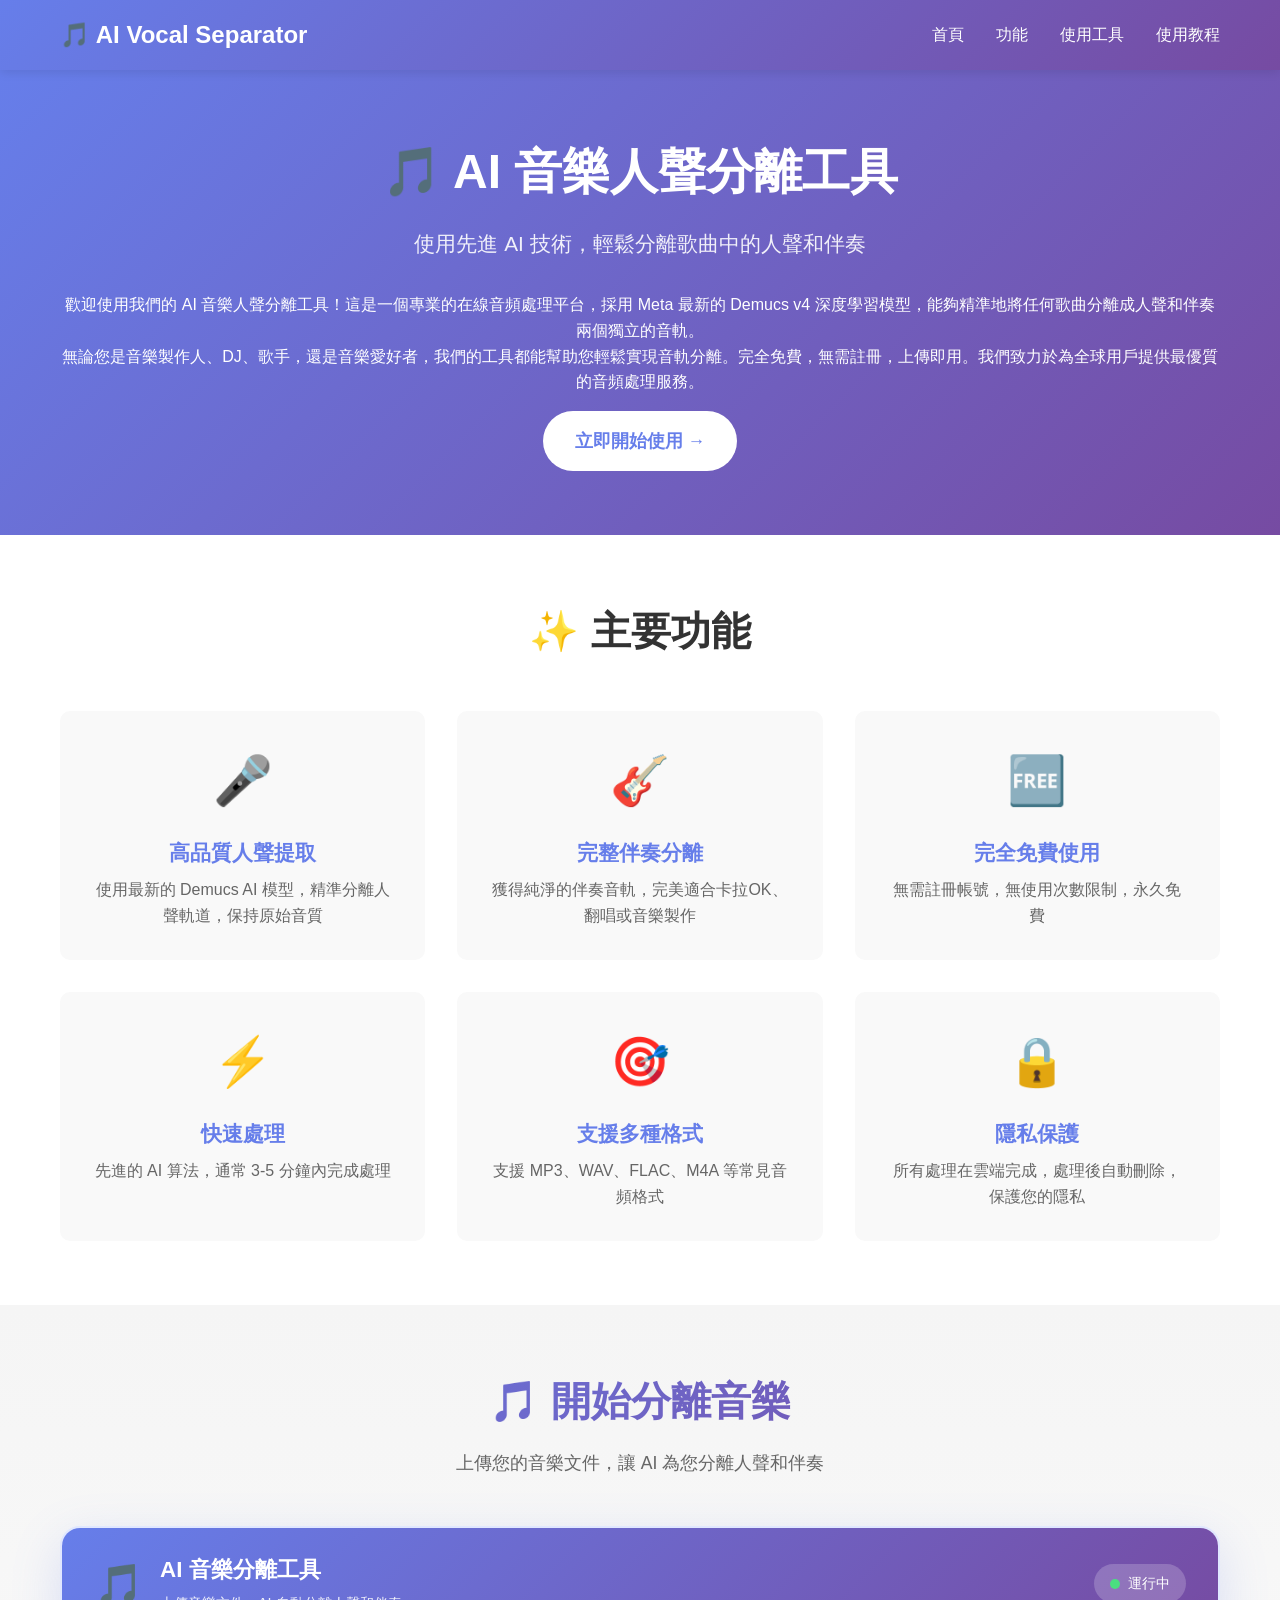
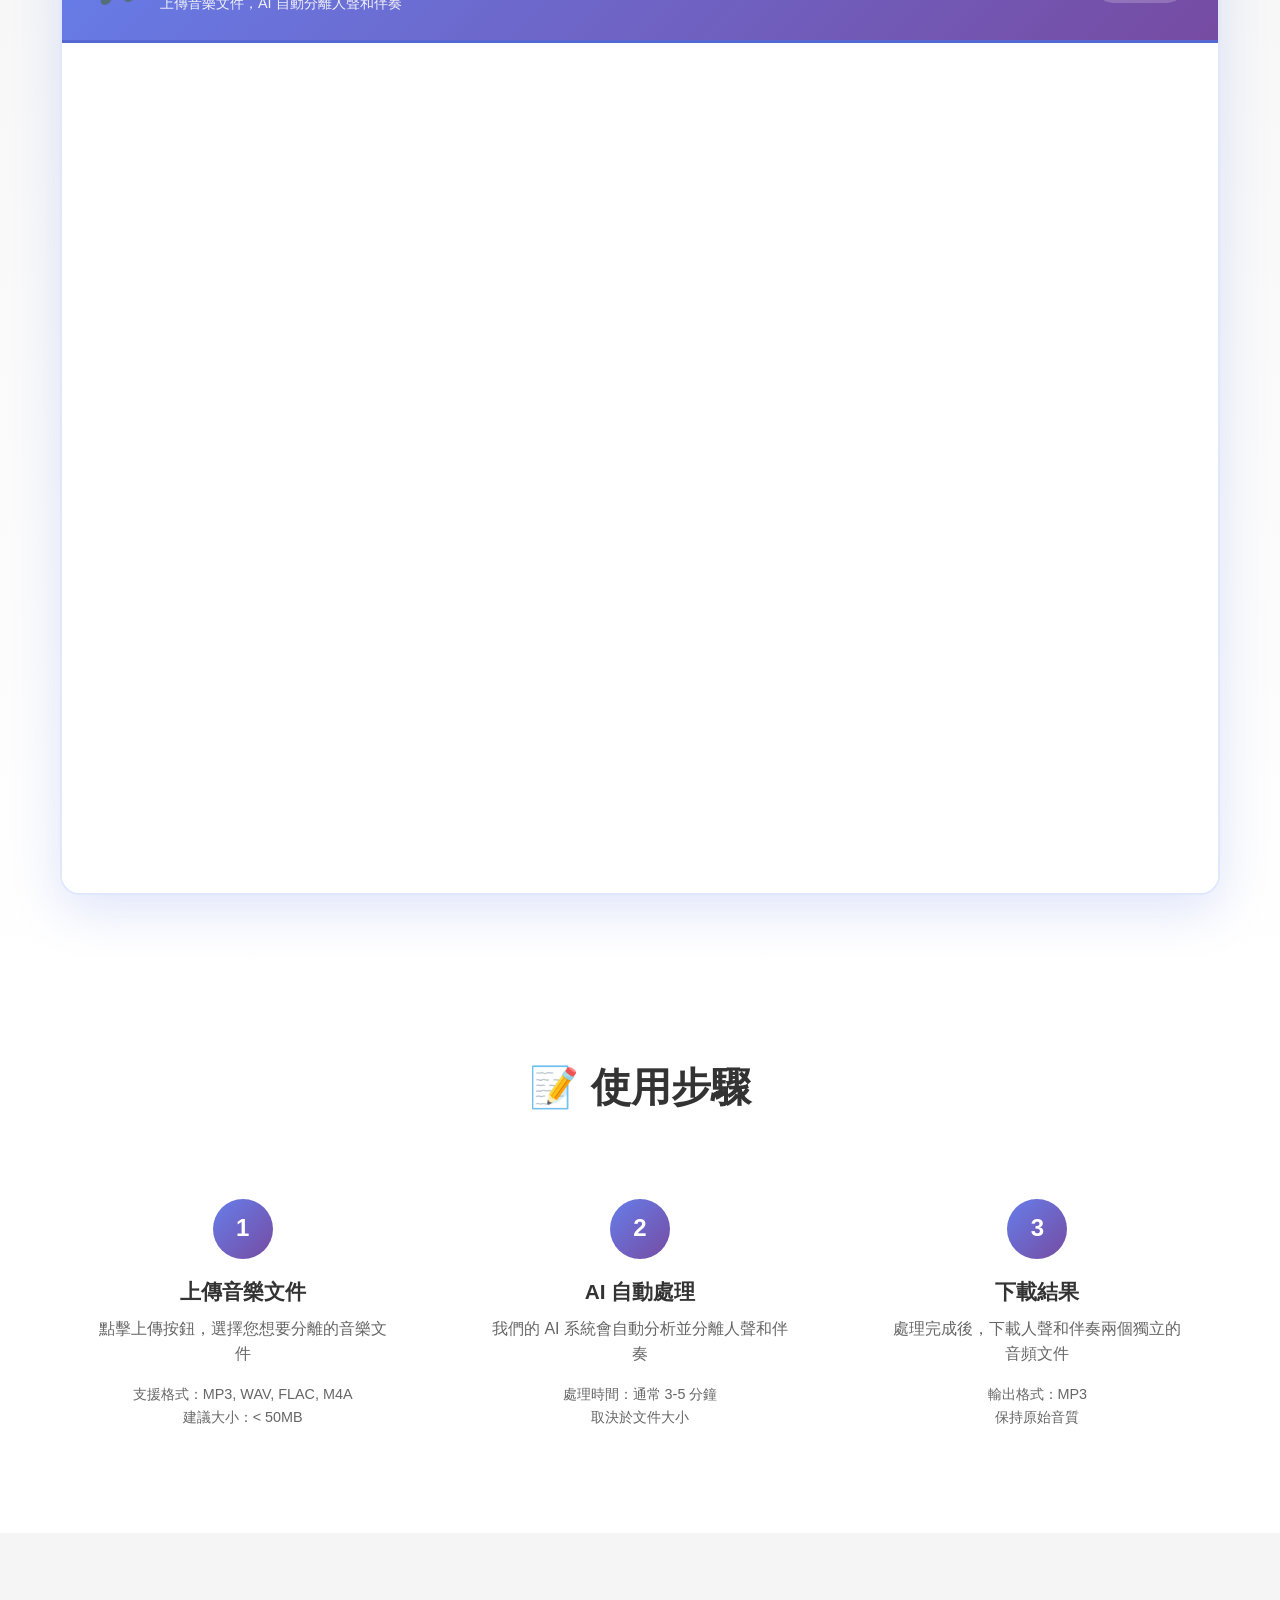
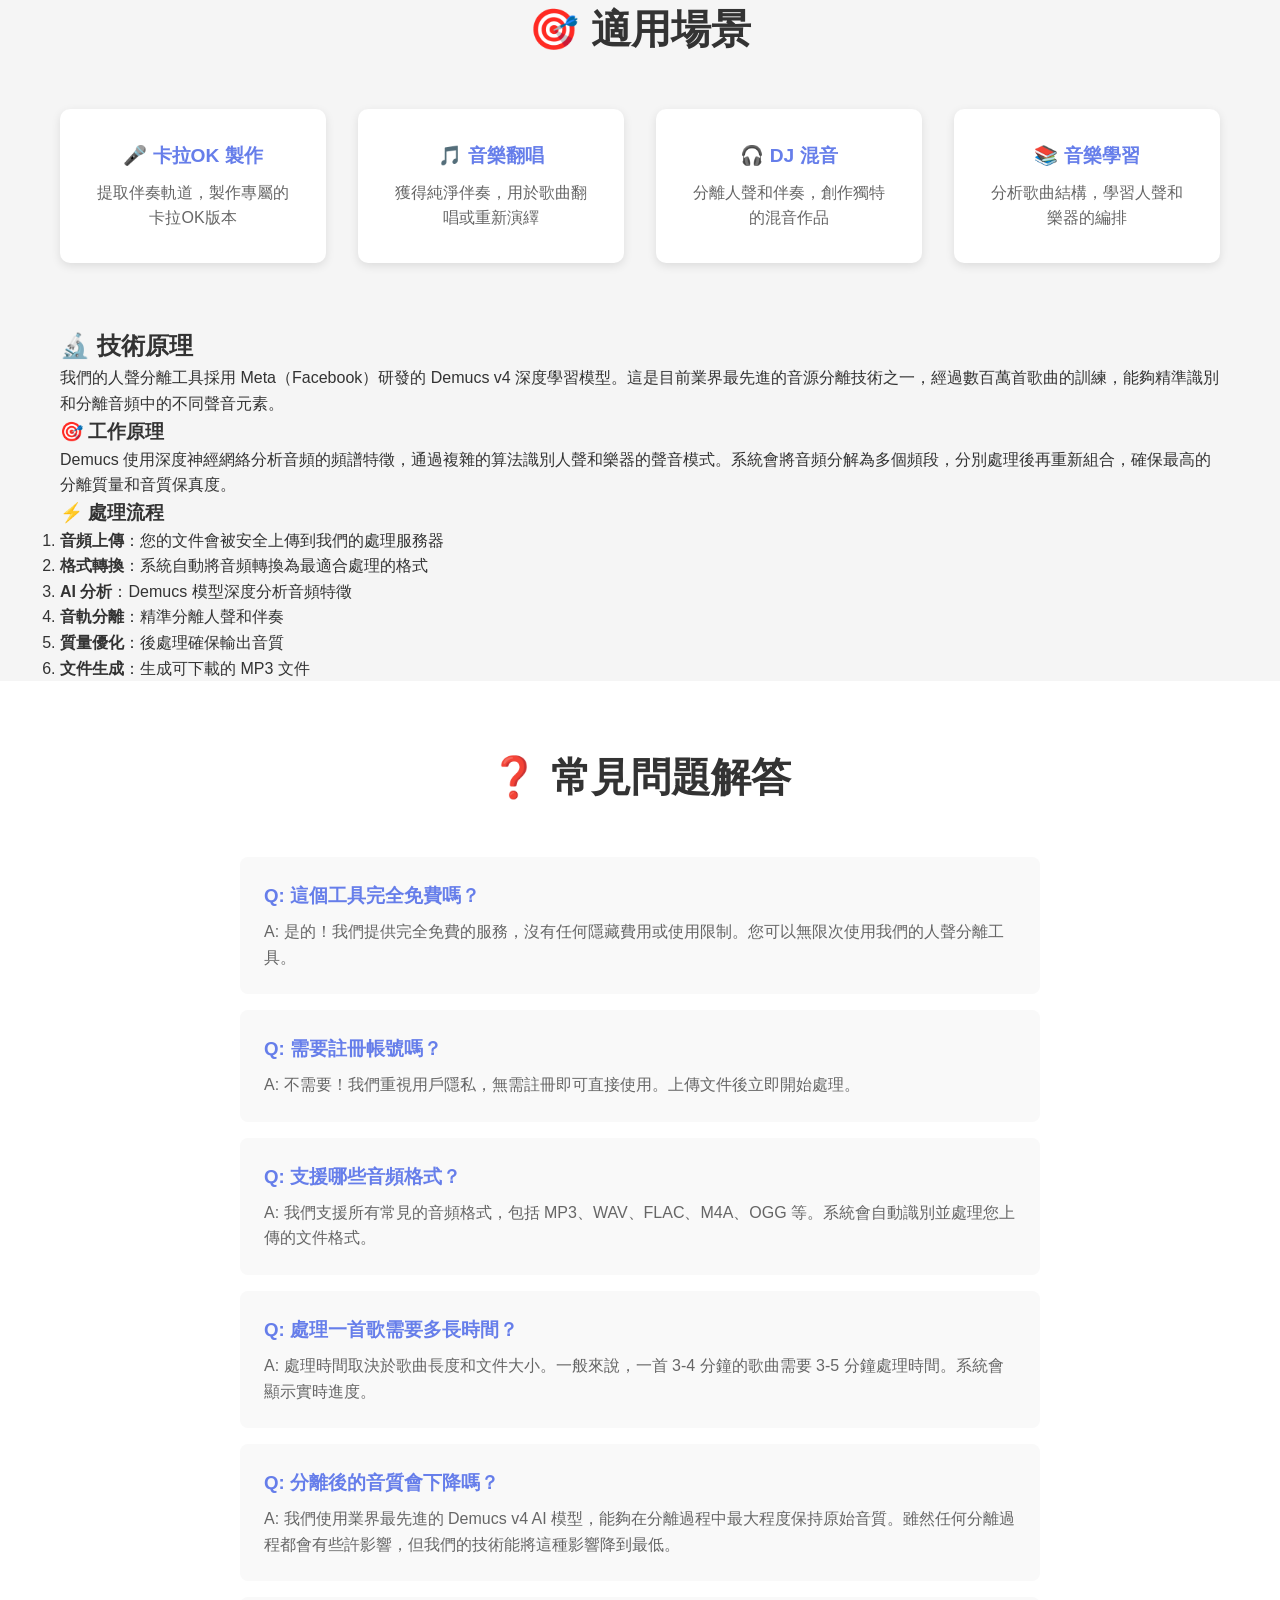
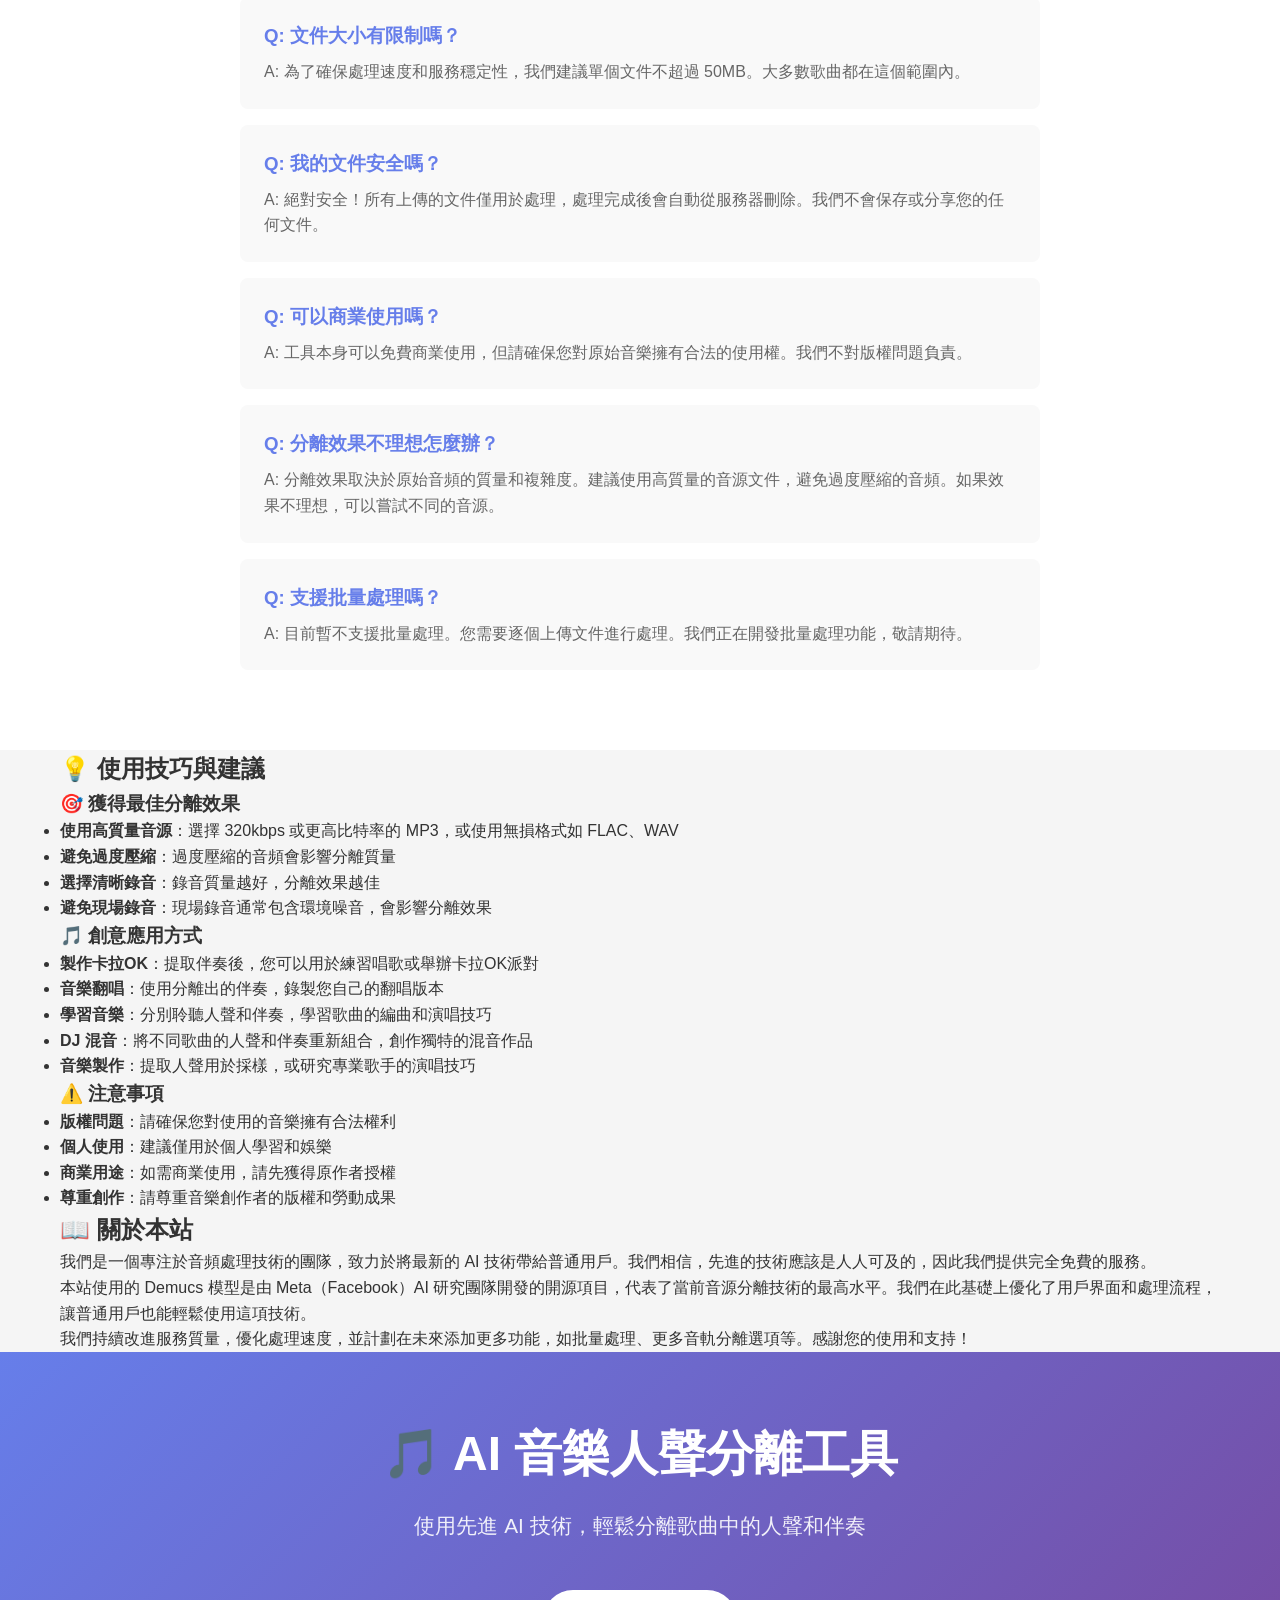
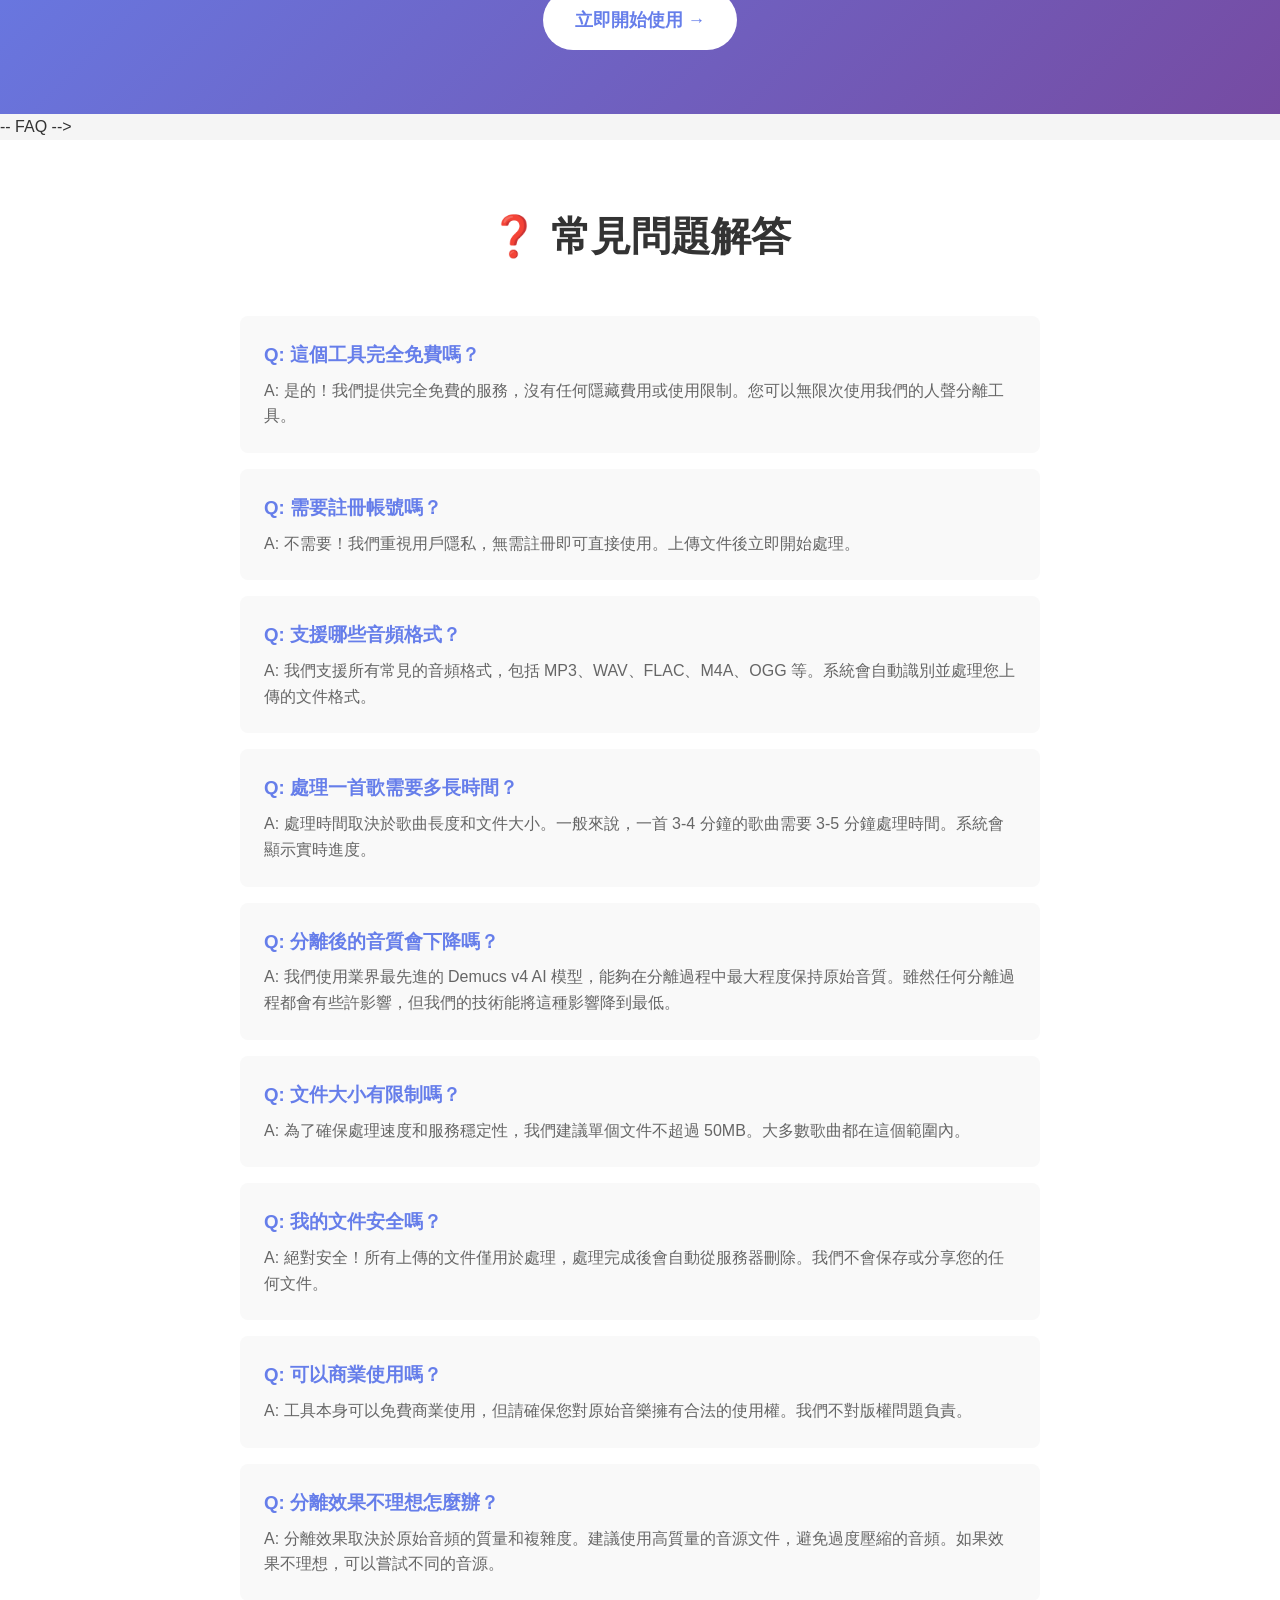
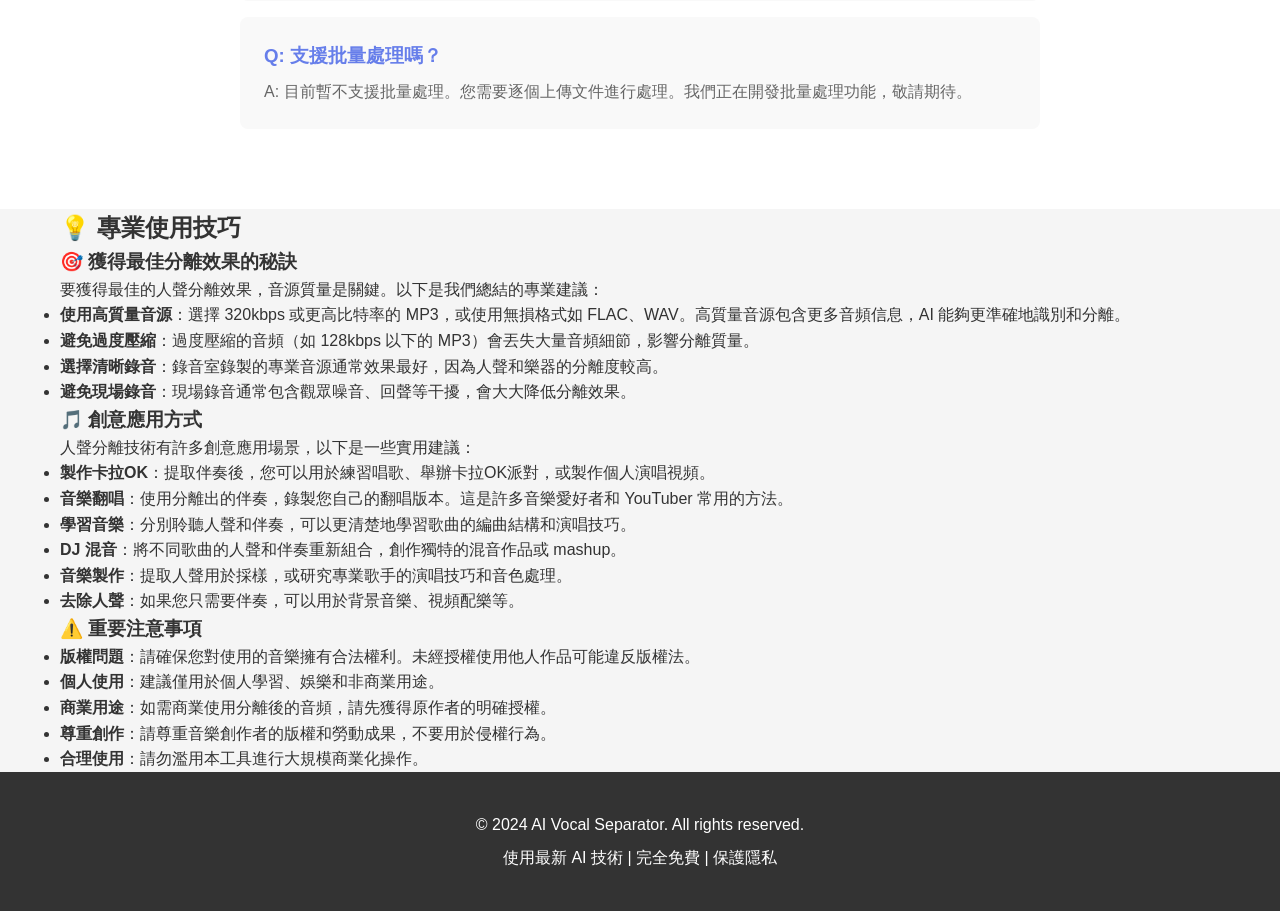
<file: index.html>
<!DOCTYPE html>
<html lang="zh-TW">
<head>
    <meta charset="UTF-8">
    <meta name="viewport" content="width=device-width, initial-scale=1.0">
    <meta name="description" content="使用先進 AI 技術免費分離歌曲中的人聲和伴奏。支援 MP3、WAV 等格式，高品質輸出。">
    <meta name="keywords" content="vocal separator, 人聲分離, AI 音樂, 伴奏提取, karaoke maker">
    <title>🎵 AI 音樂人聲分離工具 - 免費在線使用</title>
    
    <!-- Google AdSense 驗證代碼 -->
    <script async src="https://pagead2.googlesyndication.com/pagead/js/adsbygoogle.js?client=ca-pub-2844313416500915"
     crossorigin="anonymous"></script>
    
    <!-- Monetag 廣告代碼 -->
    <script src="https://fpyf8.com/88/tag.min.js" data-zone="187752" async data-cfasync="false"></script>
    
    <link rel="stylesheet" href="styles.css">
</head>
<body>
    <!-- 頂部導航 -->
    <nav class="navbar">
        <div class="container">
            <div class="logo">🎵 AI Vocal Separator</div>
            <div class="nav-links">
                <a href="#home">首頁</a>
                <a href="#features">功能</a>
                <a href="#tool">使用工具</a>
                <a href="#how-to">使用教程</a>
            </div>
        </div>
    </nav>

    <!-- 主要內容 -->
    <main>
        <!-- 首頁區塊 -->
        <section id="home" class="hero">
            <div class="container">
                <h1>🎵 AI 音樂人聲分離工具</h1>
                <p class="subtitle">使用先進 AI 技術，輕鬆分離歌曲中的人聲和伴奏</p>
                
                <!-- 原創內容介紹 -->
                <div class="intro-content">
                    <p>歡迎使用我們的 AI 音樂人聲分離工具！這是一個專業的在線音頻處理平台，採用 Meta 最新的 Demucs v4 深度學習模型，能夠精準地將任何歌曲分離成人聲和伴奏兩個獨立的音軌。</p>
                    
                    <p>無論您是音樂製作人、DJ、歌手，還是音樂愛好者，我們的工具都能幫助您輕鬆實現音軌分離。完全免費，無需註冊，上傳即用。我們致力於為全球用戶提供最優質的音頻處理服務。</p>
                </div>
                
                <!-- AdSense 廣告位 1 - 審核通過後啟用 -->
                <!-- 
                <div class="ad-container">
                    <ins class="adsbygoogle"
                         style="display:block"
                         data-ad-client="ca-pub-2844313416500915"
                         data-ad-slot="YOUR_AD_SLOT_ID"
                         data-ad-format="auto"
                         data-full-width-responsive="true"></ins>
                    <script>
                         (adsbygoogle = window.adsbygoogle || []).push({});
                    </script>
                </div>
                -->
                
                <a href="#tool" class="cta-button">立即開始使用 →</a>
            </div>
        </section>

        <!-- 功能介紹 -->
        <section id="features" class="features">
            <div class="container">
                <h2>✨ 主要功能</h2>
                <div class="feature-grid">
                    <div class="feature-card">
                        <div class="feature-icon">🎤</div>
                        <h3>高品質人聲提取</h3>
                        <p>使用最新的 Demucs AI 模型，精準分離人聲軌道，保持原始音質</p>
                    </div>
                    
                    <div class="feature-card">
                        <div class="feature-icon">🎸</div>
                        <h3>完整伴奏分離</h3>
                        <p>獲得純淨的伴奏音軌，完美適合卡拉OK、翻唱或音樂製作</p>
                    </div>
                    
                    <div class="feature-card">
                        <div class="feature-icon">🆓</div>
                        <h3>完全免費使用</h3>
                        <p>無需註冊帳號，無使用次數限制，永久免費</p>
                    </div>
                    
                    <div class="feature-card">
                        <div class="feature-icon">⚡</div>
                        <h3>快速處理</h3>
                        <p>先進的 AI 算法，通常 3-5 分鐘內完成處理</p>
                    </div>
                    
                    <div class="feature-card">
                        <div class="feature-icon">🎯</div>
                        <h3>支援多種格式</h3>
                        <p>支援 MP3、WAV、FLAC、M4A 等常見音頻格式</p>
                    </div>
                    
                    <div class="feature-card">
                        <div class="feature-icon">🔒</div>
                        <h3>隱私保護</h3>
                        <p>所有處理在雲端完成，處理後自動刪除，保護您的隱私</p>
                    </div>
                </div>
            </div>
        </section>

        <!-- 工具區塊 -->
        <section id="tool" class="tool-section">
            <div class="container">
                <h2>🎵 開始分離音樂</h2>
                <p class="section-subtitle">上傳您的音樂文件，讓 AI 為您分離人聲和伴奏</p>
                
                <!-- AdSense 廣告位 2 - 審核通過後啟用 -->
                <!-- 
                <div class="ad-container">
                    <ins class="adsbygoogle"
                         style="display:block"
                         data-ad-client="ca-pub-2844313416500915"
                         data-ad-slot="YOUR_AD_SLOT_ID"
                         data-ad-format="auto"
                         data-full-width-responsive="true"></ins>
                    <script>
                         (adsbygoogle = window.adsbygoogle || []).push({});
                    </script>
                </div>
                -->
                
                <!-- 嵌入 HF Space -->
                <div class="tool-wrapper">
                    <div class="tool-header">
                        <div class="tool-header-content">
                            <span class="tool-icon">🎵</span>
                            <div class="tool-header-text">
                                <h3>AI 音樂分離工具</h3>
                                <p>上傳音樂文件，AI 自動分離人聲和伴奏</p>
                            </div>
                        </div>
                        <div class="tool-status">
                            <span class="status-dot"></span>
                            <span>運行中</span>
                        </div>
                    </div>
                    <div class="tool-container">
                        <iframe 
                            src="https://winyoulife-vocal-separator.hf.space?__theme=light" 
                            frameborder="0"
                            width="100%"
                            height="850px"
                            allow="microphone; camera"
                            loading="lazy">
                        </iframe>
                    </div>
                </div>
                
                <!-- AdSense 廣告位 3 - 審核通過後啟用 -->
                <!-- 
                <div class="ad-container">
                    <ins class="adsbygoogle"
                         style="display:block"
                         data-ad-client="ca-pub-2844313416500915"
                         data-ad-slot="YOUR_AD_SLOT_ID"
                         data-ad-format="auto"
                         data-full-width-responsive="true"></ins>
                    <script>
                         (adsbygoogle = window.adsbygoogle || []).push({});
                    </script>
                </div>
                -->
            </div>
        </section>

        <!-- 使用教程 -->
        <section id="how-to" class="how-to">
            <div class="container">
                <h2>📝 使用步驟</h2>
                <div class="steps">
                    <div class="step">
                        <div class="step-number">1</div>
                        <h3>上傳音樂文件</h3>
                        <p>點擊上傳按鈕，選擇您想要分離的音樂文件</p>
                        <p class="step-detail">支援格式：MP3, WAV, FLAC, M4A<br>建議大小：< 50MB</p>
                    </div>
                    
                    <div class="step">
                        <div class="step-number">2</div>
                        <h3>AI 自動處理</h3>
                        <p>我們的 AI 系統會自動分析並分離人聲和伴奏</p>
                        <p class="step-detail">處理時間：通常 3-5 分鐘<br>取決於文件大小</p>
                    </div>
                    
                    <div class="step">
                        <div class="step-number">3</div>
                        <h3>下載結果</h3>
                        <p>處理完成後，下載人聲和伴奏兩個獨立的音頻文件</p>
                        <p class="step-detail">輸出格式：MP3<br>保持原始音質</p>
                    </div>
                </div>
            </div>
        </section>

        <!-- 使用場景 -->
        <section class="use-cases">
            <div class="container">
                <h2>🎯 適用場景</h2>
                <div class="use-case-grid">
                    <div class="use-case">
                        <h3>🎤 卡拉OK 製作</h3>
                        <p>提取伴奏軌道，製作專屬的卡拉OK版本</p>
                    </div>
                    <div class="use-case">
                        <h3>🎵 音樂翻唱</h3>
                        <p>獲得純淨伴奏，用於歌曲翻唱或重新演繹</p>
                    </div>
                    <div class="use-case">
                        <h3>🎧 DJ 混音</h3>
                        <p>分離人聲和伴奏，創作獨特的混音作品</p>
                    </div>
                    <div class="use-case">
                        <h3>📚 音樂學習</h3>
                        <p>分析歌曲結構，學習人聲和樂器的編排</p>
                    </div>
                </div>
            </div>
        </section>

        <!-- 技術說明 -->
        <section class="tech-info">
            <div class="container">
                <h2>🔬 技術原理</h2>
                <div class="tech-content">
                    <p>我們的人聲分離工具採用 Meta（Facebook）研發的 Demucs v4 深度學習模型。這是目前業界最先進的音源分離技術之一，經過數百萬首歌曲的訓練，能夠精準識別和分離音頻中的不同聲音元素。</p>
                    
                    <h3>🎯 工作原理</h3>
                    <p>Demucs 使用深度神經網絡分析音頻的頻譜特徵，通過複雜的算法識別人聲和樂器的聲音模式。系統會將音頻分解為多個頻段，分別處理後再重新組合，確保最高的分離質量和音質保真度。</p>
                    
                    <h3>⚡ 處理流程</h3>
                    <ol>
                        <li><strong>音頻上傳</strong>：您的文件會被安全上傳到我們的處理服務器</li>
                        <li><strong>格式轉換</strong>：系統自動將音頻轉換為最適合處理的格式</li>
                        <li><strong>AI 分析</strong>：Demucs 模型深度分析音頻特徵</li>
                        <li><strong>音軌分離</strong>：精準分離人聲和伴奏</li>
                        <li><strong>質量優化</strong>：後處理確保輸出音質</li>
                        <li><strong>文件生成</strong>：生成可下載的 MP3 文件</li>
                    </ol>
                </div>
            </div>
        </section>

        <!-- FAQ -->
        <section class="faq">
            <div class="container">
                <h2>❓ 常見問題解答</h2>
                <div class="faq-list">
                    <div class="faq-item">
                        <h3>Q: 這個工具完全免費嗎？</h3>
                        <p>A: 是的！我們提供完全免費的服務，沒有任何隱藏費用或使用限制。您可以無限次使用我們的人聲分離工具。</p>
                    </div>
                    <div class="faq-item">
                        <h3>Q: 需要註冊帳號嗎？</h3>
                        <p>A: 不需要！我們重視用戶隱私，無需註冊即可直接使用。上傳文件後立即開始處理。</p>
                    </div>
                    <div class="faq-item">
                        <h3>Q: 支援哪些音頻格式？</h3>
                        <p>A: 我們支援所有常見的音頻格式，包括 MP3、WAV、FLAC、M4A、OGG 等。系統會自動識別並處理您上傳的文件格式。</p>
                    </div>
                    <div class="faq-item">
                        <h3>Q: 處理一首歌需要多長時間？</h3>
                        <p>A: 處理時間取決於歌曲長度和文件大小。一般來說，一首 3-4 分鐘的歌曲需要 3-5 分鐘處理時間。系統會顯示實時進度。</p>
                    </div>
                    <div class="faq-item">
                        <h3>Q: 分離後的音質會下降嗎？</h3>
                        <p>A: 我們使用業界最先進的 Demucs v4 AI 模型，能夠在分離過程中最大程度保持原始音質。雖然任何分離過程都會有些許影響，但我們的技術能將這種影響降到最低。</p>
                    </div>
                    <div class="faq-item">
                        <h3>Q: 文件大小有限制嗎？</h3>
                        <p>A: 為了確保處理速度和服務穩定性，我們建議單個文件不超過 50MB。大多數歌曲都在這個範圍內。</p>
                    </div>
                    <div class="faq-item">
                        <h3>Q: 我的文件安全嗎？</h3>
                        <p>A: 絕對安全！所有上傳的文件僅用於處理，處理完成後會自動從服務器刪除。我們不會保存或分享您的任何文件。</p>
                    </div>
                    <div class="faq-item">
                        <h3>Q: 可以商業使用嗎？</h3>
                        <p>A: 工具本身可以免費商業使用，但請確保您對原始音樂擁有合法的使用權。我們不對版權問題負責。</p>
                    </div>
                    <div class="faq-item">
                        <h3>Q: 分離效果不理想怎麼辦？</h3>
                        <p>A: 分離效果取決於原始音頻的質量和複雜度。建議使用高質量的音源文件，避免過度壓縮的音頻。如果效果不理想，可以嘗試不同的音源。</p>
                    </div>
                    <div class="faq-item">
                        <h3>Q: 支援批量處理嗎？</h3>
                        <p>A: 目前暫不支援批量處理。您需要逐個上傳文件進行處理。我們正在開發批量處理功能，敬請期待。</p>
                    </div>
                </div>
            </div>
        </section>

        <!-- 使用技巧 -->
        <section class="tips">
            <div class="container">
                <h2>💡 使用技巧與建議</h2>
                <div class="tips-content">
                    <h3>🎯 獲得最佳分離效果</h3>
                    <ul>
                        <li><strong>使用高質量音源</strong>：選擇 320kbps 或更高比特率的 MP3，或使用無損格式如 FLAC、WAV</li>
                        <li><strong>避免過度壓縮</strong>：過度壓縮的音頻會影響分離質量</li>
                        <li><strong>選擇清晰錄音</strong>：錄音質量越好，分離效果越佳</li>
                        <li><strong>避免現場錄音</strong>：現場錄音通常包含環境噪音，會影響分離效果</li>
                    </ul>
                    
                    <h3>🎵 創意應用方式</h3>
                    <ul>
                        <li><strong>製作卡拉OK</strong>：提取伴奏後，您可以用於練習唱歌或舉辦卡拉OK派對</li>
                        <li><strong>音樂翻唱</strong>：使用分離出的伴奏，錄製您自己的翻唱版本</li>
                        <li><strong>學習音樂</strong>：分別聆聽人聲和伴奏，學習歌曲的編曲和演唱技巧</li>
                        <li><strong>DJ 混音</strong>：將不同歌曲的人聲和伴奏重新組合，創作獨特的混音作品</li>
                        <li><strong>音樂製作</strong>：提取人聲用於採樣，或研究專業歌手的演唱技巧</li>
                    </ul>
                    
                    <h3>⚠️ 注意事項</h3>
                    <ul>
                        <li><strong>版權問題</strong>：請確保您對使用的音樂擁有合法權利</li>
                        <li><strong>個人使用</strong>：建議僅用於個人學習和娛樂</li>
                        <li><strong>商業用途</strong>：如需商業使用，請先獲得原作者授權</li>
                        <li><strong>尊重創作</strong>：請尊重音樂創作者的版權和勞動成果</li>
                    </ul>
                </div>
            </div>
        </section>
        
        <!-- 關於我們 -->
        <section class="about">
            <div class="container">
                <h2>📖 關於本站</h2>
                <div class="about-content">
                    <p>我們是一個專注於音頻處理技術的團隊，致力於將最新的 AI 技術帶給普通用戶。我們相信，先進的技術應該是人人可及的，因此我們提供完全免費的服務。</p>
                    
                    <p>本站使用的 Demucs 模型是由 Meta（Facebook）AI 研究團隊開發的開源項目，代表了當前音源分離技術的最高水平。我們在此基礎上優化了用戶界面和處理流程，讓普通用戶也能輕鬆使用這項技術。</p>
                    
                    <p>我們持續改進服務質量，優化處理速度，並計劃在未來添加更多功能，如批量處理、更多音軌分離選項等。感謝您的使用和支持！</p>
                </div>
            </div>
        </section>
        
        <!-- 首頁區塊 -->
        <section id="home-intro" class="hero">
            <div class="container">
                <h1>🎵 AI 音樂人聲分離工具</h1>
                <p class="subtitle">使用先進 AI 技術，輕鬆分離歌曲中的人聲和伴奏</p>
                
                <!-- AdSense 廣告位 1 - 審核通過後啟用 -->
                <!-- 
                <div class="ad-container">
                    <ins class="adsbygoogle"
                         style="display:block"
                         data-ad-client="ca-pub-2844313416500915"
                         data-ad-slot="YOUR_AD_SLOT_ID"
                         data-ad-format="auto"
                         data-full-width-responsive="true"></ins>
                    <script>
                         (adsbygoogle = window.adsbygoogle || []).push({});
                    </script>
                </div>
                -->
                
                <a href="#tool" class="cta-button">立即開始使用 →</a>
            </div>
        </section>-- FAQ -->
        <section class="faq">
            <div class="container">
                <h2>❓ 常見問題解答</h2>
                <div class="faq-list">
                    <div class="faq-item">
                        <h3>Q: 這個工具完全免費嗎？</h3>
                        <p>A: 是的！我們提供完全免費的服務，沒有任何隱藏費用或使用限制。您可以無限次使用我們的人聲分離工具。</p>
                    </div>
                    <div class="faq-item">
                        <h3>Q: 需要註冊帳號嗎？</h3>
                        <p>A: 不需要！我們重視用戶隱私，無需註冊即可直接使用。上傳文件後立即開始處理。</p>
                    </div>
                    <div class="faq-item">
                        <h3>Q: 支援哪些音頻格式？</h3>
                        <p>A: 我們支援所有常見的音頻格式，包括 MP3、WAV、FLAC、M4A、OGG 等。系統會自動識別並處理您上傳的文件格式。</p>
                    </div>
                    <div class="faq-item">
                        <h3>Q: 處理一首歌需要多長時間？</h3>
                        <p>A: 處理時間取決於歌曲長度和文件大小。一般來說，一首 3-4 分鐘的歌曲需要 3-5 分鐘處理時間。系統會顯示實時進度。</p>
                    </div>
                    <div class="faq-item">
                        <h3>Q: 分離後的音質會下降嗎？</h3>
                        <p>A: 我們使用業界最先進的 Demucs v4 AI 模型，能夠在分離過程中最大程度保持原始音質。雖然任何分離過程都會有些許影響，但我們的技術能將這種影響降到最低。</p>
                    </div>
                    <div class="faq-item">
                        <h3>Q: 文件大小有限制嗎？</h3>
                        <p>A: 為了確保處理速度和服務穩定性，我們建議單個文件不超過 50MB。大多數歌曲都在這個範圍內。</p>
                    </div>
                    <div class="faq-item">
                        <h3>Q: 我的文件安全嗎？</h3>
                        <p>A: 絕對安全！所有上傳的文件僅用於處理，處理完成後會自動從服務器刪除。我們不會保存或分享您的任何文件。</p>
                    </div>
                    <div class="faq-item">
                        <h3>Q: 可以商業使用嗎？</h3>
                        <p>A: 工具本身可以免費商業使用，但請確保您對原始音樂擁有合法的使用權。我們不對版權問題負責。</p>
                    </div>
                    <div class="faq-item">
                        <h3>Q: 分離效果不理想怎麼辦？</h3>
                        <p>A: 分離效果取決於原始音頻的質量和複雜度。建議使用高質量的音源文件，避免過度壓縮的音頻。如果效果不理想，可以嘗試不同的音源。</p>
                    </div>
                    <div class="faq-item">
                        <h3>Q: 支援批量處理嗎？</h3>
                        <p>A: 目前暫不支援批量處理。您需要逐個上傳文件進行處理。我們正在開發批量處理功能，敬請期待。</p>
                    </div>
                </div>
            </div>
        </section>

        <!-- 使用技巧 -->
        <section class="tips">
            <div class="container">
                <h2>💡 專業使用技巧</h2>
                <div class="tips-content">
                    <h3>🎯 獲得最佳分離效果的秘訣</h3>
                    <p>要獲得最佳的人聲分離效果，音源質量是關鍵。以下是我們總結的專業建議：</p>
                    <ul>
                        <li><strong>使用高質量音源</strong>：選擇 320kbps 或更高比特率的 MP3，或使用無損格式如 FLAC、WAV。高質量音源包含更多音頻信息，AI 能夠更準確地識別和分離。</li>
                        <li><strong>避免過度壓縮</strong>：過度壓縮的音頻（如 128kbps 以下的 MP3）會丟失大量音頻細節，影響分離質量。</li>
                        <li><strong>選擇清晰錄音</strong>：錄音室錄製的專業音源通常效果最好，因為人聲和樂器的分離度較高。</li>
                        <li><strong>避免現場錄音</strong>：現場錄音通常包含觀眾噪音、回聲等干擾，會大大降低分離效果。</li>
                    </ul>
                    
                    <h3>🎵 創意應用方式</h3>
                    <p>人聲分離技術有許多創意應用場景，以下是一些實用建議：</p>
                    <ul>
                        <li><strong>製作卡拉OK</strong>：提取伴奏後，您可以用於練習唱歌、舉辦卡拉OK派對，或製作個人演唱視頻。</li>
                        <li><strong>音樂翻唱</strong>：使用分離出的伴奏，錄製您自己的翻唱版本。這是許多音樂愛好者和 YouTuber 常用的方法。</li>
                        <li><strong>學習音樂</strong>：分別聆聽人聲和伴奏，可以更清楚地學習歌曲的編曲結構和演唱技巧。</li>
                        <li><strong>DJ 混音</strong>：將不同歌曲的人聲和伴奏重新組合，創作獨特的混音作品或 mashup。</li>
                        <li><strong>音樂製作</strong>：提取人聲用於採樣，或研究專業歌手的演唱技巧和音色處理。</li>
                        <li><strong>去除人聲</strong>：如果您只需要伴奏，可以用於背景音樂、視頻配樂等。</li>
                    </ul>
                    
                    <h3>⚠️ 重要注意事項</h3>
                    <ul>
                        <li><strong>版權問題</strong>：請確保您對使用的音樂擁有合法權利。未經授權使用他人作品可能違反版權法。</li>
                        <li><strong>個人使用</strong>：建議僅用於個人學習、娛樂和非商業用途。</li>
                        <li><strong>商業用途</strong>：如需商業使用分離後的音頻，請先獲得原作者的明確授權。</li>
                        <li><strong>尊重創作</strong>：請尊重音樂創作者的版權和勞動成果，不要用於侵權行為。</li>
                        <li><strong>合理使用</strong>：請勿濫用本工具進行大規模商業化操作。</li>
                    </ul>
                </div>
            </div>
        </section>
    </main>

    <!-- 頁腳 -->
    <footer>
        <div class="container">
            <p>© 2024 AI Vocal Separator. All rights reserved.</p>
            <p>使用最新 AI 技術 | 完全免費 | 保護隱私</p>
        </div>
    </footer>

    <script src="script.js"></script>
</body>
</html>
</file>
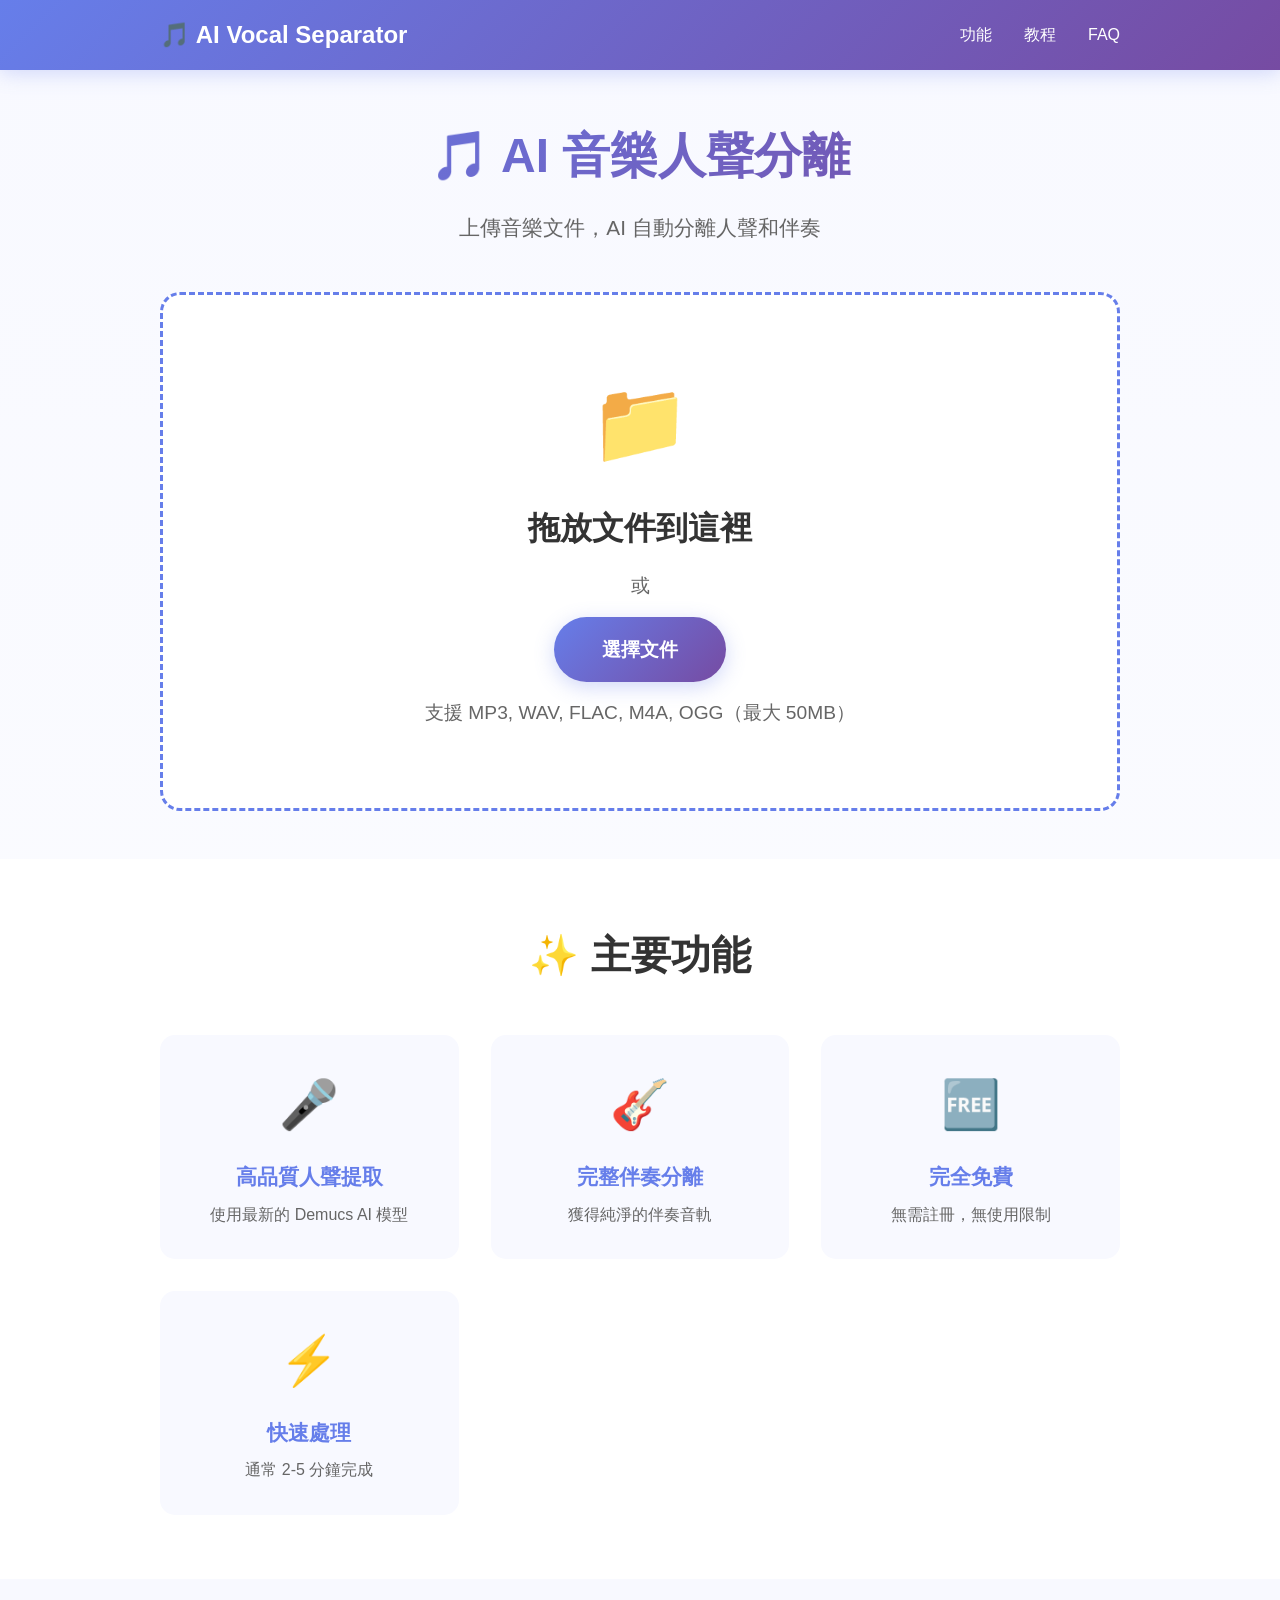
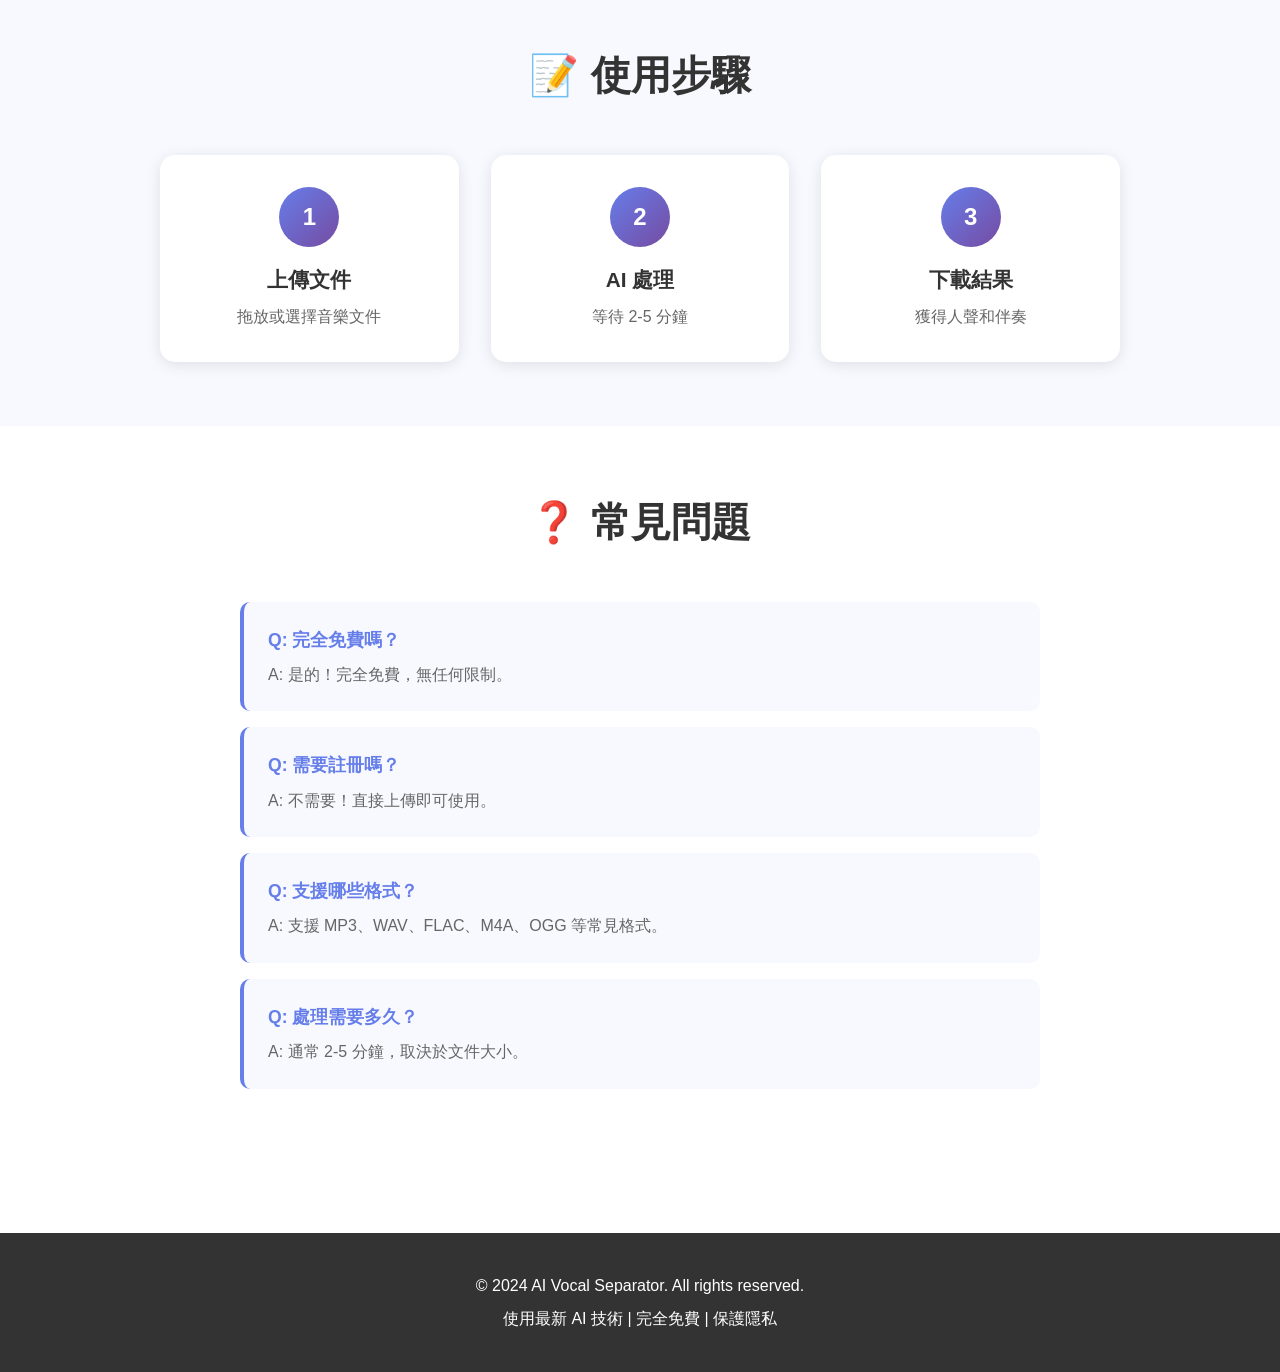
<file: index_new.html>
<!DOCTYPE html>
<html lang="zh-TW">
<head>
    <meta charset="UTF-8">
    <meta name="viewport" content="width=device-width, initial-scale=1.0">
    <meta name="description" content="使用先進 AI 技術免費分離歌曲中的人聲和伴奏。快速、簡單、高品質。">
    <meta name="keywords" content="vocal separator, 人聲分離, AI 音樂, 伴奏提取, karaoke maker">
    <title>🎵 AI 音樂人聲分離工具 - 免費在線使用</title>
    
    <!-- Monetag 廣告代碼 -->
    <script src="https://fpyf8.com/88/tag.min.js" data-zone="187752" async data-cfasync="false"></script>
    
    <!-- Google AdSense 驗證代碼 -->
    <script async src="https://pagead2.googlesyndication.com/pagead/js/adsbygoogle.js?client=ca-pub-2844313416500915"
     crossorigin="anonymous"></script>
    
    <link rel="stylesheet" href="styles_new.css">
</head>
<body>
    <!-- 簡化的導航欄 -->
    <nav class="navbar">
        <div class="container">
            <div class="logo">🎵 AI Vocal Separator</div>
            <div class="nav-links">
                <a href="#features">功能</a>
                <a href="#how-to">教程</a>
                <a href="#faq">FAQ</a>
            </div>
        </div>
    </nav>

    <!-- 主要內容區域 -->
    <main class="main-content">
        <div class="container">
            <!-- 標題區域 -->
            <div class="header-section">
                <h1>🎵 AI 音樂人聲分離</h1>
                <p class="subtitle">上傳音樂文件，AI 自動分離人聲和伴奏</p>
            </div>

            <!-- 錯誤提示 -->
            <div id="errorMessage" class="error-message" style="display: none;"></div>

            <!-- 上傳區域 -->
            <div id="dropZone" class="drop-zone">
                <div class="drop-zone-content">
                    <div class="upload-icon">📁</div>
                    <h2>拖放文件到這裡</h2>
                    <p>或</p>
                    <button id="uploadBtn" class="upload-button">選擇文件</button>
                    <input type="file" id="fileInput" accept="audio/*" style="display: none;">
                    <p class="file-types">支援 MP3, WAV, FLAC, M4A, OGG（最大 50MB）</p>
                </div>
            </div>

            <!-- 文件信息 -->
            <div id="fileInfo" class="file-info" style="display: none;">
                <div class="file-details">
                    <div class="file-icon">🎵</div>
                    <div class="file-text">
                        <h3 id="fileName">文件名稱</h3>
                        <p id="fileSize">文件大小</p>
                    </div>
                </div>
                <button id="processBtn" class="process-button" disabled>
                    開始分離
                </button>
            </div>

            <!-- 處理中 -->
            <div id="processingSection" class="processing-section" style="display: none;">
                <div class="processing-content">
                    <div class="spinner"></div>
                    <h2>AI 正在處理中...</h2>
                    <p>這可能需要 2-5 分鐘，請耐心等待</p>
                    <div class="progress-bar-container">
                        <div id="progressBar" class="progress-bar"></div>
                    </div>
                    <p id="progressText" class="progress-text">0%</p>
                </div>
            </div>

            <!-- 結果區域 -->
            <div id="resultsSection" class="results-section" style="display: none;">
                <h2>✅ 分離完成！</h2>
                
                <div class="results-grid">
                    <!-- 人聲 -->
                    <div class="result-card">
                        <div class="result-header">
                            <h3>🎤 人聲</h3>
                        </div>
                        <audio id="vocalsPlayer" controls class="audio-player"></audio>
                        <a id="vocalsDownload" href="#" download="vocals.mp3" class="download-button">
                            ⬇️ 下載人聲
                        </a>
                    </div>

                    <!-- 伴奏 -->
                    <div class="result-card">
                        <div class="result-header">
                            <h3>🎸 伴奏</h3>
                        </div>
                        <audio id="instrumentalPlayer" controls class="audio-player"></audio>
                        <a id="instrumentalDownload" href="#" download="instrumental.mp3" class="download-button">
                            ⬇️ 下載伴奏
                        </a>
                    </div>
                </div>

                <button id="resetBtn" class="reset-button">
                    🔄 處理新文件
                </button>
            </div>
        </div>
    </main>

    <!-- 功能介紹（摺疊） -->
    <section id="features" class="features-section">
        <div class="container">
            <h2>✨ 主要功能</h2>
            <div class="feature-grid">
                <div class="feature-card">
                    <div class="feature-icon">🎤</div>
                    <h3>高品質人聲提取</h3>
                    <p>使用最新的 Demucs AI 模型</p>
                </div>
                <div class="feature-card">
                    <div class="feature-icon">🎸</div>
                    <h3>完整伴奏分離</h3>
                    <p>獲得純淨的伴奏音軌</p>
                </div>
                <div class="feature-card">
                    <div class="feature-icon">🆓</div>
                    <h3>完全免費</h3>
                    <p>無需註冊，無使用限制</p>
                </div>
                <div class="feature-card">
                    <div class="feature-icon">⚡</div>
                    <h3>快速處理</h3>
                    <p>通常 2-5 分鐘完成</p>
                </div>
            </div>
        </div>
    </section>

    <!-- 使用步驟 -->
    <section id="how-to" class="how-to-section">
        <div class="container">
            <h2>📝 使用步驟</h2>
            <div class="steps-grid">
                <div class="step-card">
                    <div class="step-number">1</div>
                    <h3>上傳文件</h3>
                    <p>拖放或選擇音樂文件</p>
                </div>
                <div class="step-card">
                    <div class="step-number">2</div>
                    <h3>AI 處理</h3>
                    <p>等待 2-5 分鐘</p>
                </div>
                <div class="step-card">
                    <div class="step-number">3</div>
                    <h3>下載結果</h3>
                    <p>獲得人聲和伴奏</p>
                </div>
            </div>
        </div>
    </section>

    <!-- FAQ -->
    <section id="faq" class="faq-section">
        <div class="container">
            <h2>❓ 常見問題</h2>
            <div class="faq-list">
                <div class="faq-item">
                    <h3>Q: 完全免費嗎？</h3>
                    <p>A: 是的！完全免費，無任何限制。</p>
                </div>
                <div class="faq-item">
                    <h3>Q: 需要註冊嗎？</h3>
                    <p>A: 不需要！直接上傳即可使用。</p>
                </div>
                <div class="faq-item">
                    <h3>Q: 支援哪些格式？</h3>
                    <p>A: 支援 MP3、WAV、FLAC、M4A、OGG 等常見格式。</p>
                </div>
                <div class="faq-item">
                    <h3>Q: 處理需要多久？</h3>
                    <p>A: 通常 2-5 分鐘，取決於文件大小。</p>
                </div>
            </div>
        </div>
    </section>

    <!-- 頁腳 -->
    <footer class="footer">
        <div class="container">
            <p>© 2024 AI Vocal Separator. All rights reserved.</p>
            <p>使用最新 AI 技術 | 完全免費 | 保護隱私</p>
        </div>
    </footer>

    <script src="app.js"></script>
</body>
</html>
</file>
<file: styles.css>
/* 全局樣式 */
* {
    margin: 0;
    padding: 0;
    box-sizing: border-box;
}

body {
    font-family: -apple-system, BlinkMacSystemFont, 'Segoe UI', Roboto, 'Helvetica Neue', Arial, sans-serif;
    line-height: 1.6;
    color: #333;
    background-color: #f5f5f5;
}

.container {
    max-width: 1200px;
    margin: 0 auto;
    padding: 0 20px;
}

/* 導航欄 */
.navbar {
    background: linear-gradient(135deg, #667eea 0%, #764ba2 100%);
    color: white;
    padding: 1rem 0;
    position: sticky;
    top: 0;
    z-index: 1000;
    box-shadow: 0 2px 10px rgba(0,0,0,0.1);
}

.navbar .container {
    display: flex;
    justify-content: space-between;
    align-items: center;
}

.logo {
    font-size: 1.5rem;
    font-weight: bold;
}

.nav-links {
    display: flex;
    gap: 2rem;
}

.nav-links a {
    color: white;
    text-decoration: none;
    transition: opacity 0.3s;
}

.nav-links a:hover {
    opacity: 0.8;
}

/* 主頁區塊 */
.hero {
    background: linear-gradient(135deg, #667eea 0%, #764ba2 100%);
    color: white;
    padding: 4rem 0;
    text-align: center;
}

.hero h1 {
    font-size: 3rem;
    margin-bottom: 1rem;
}

.subtitle {
    font-size: 1.3rem;
    margin-bottom: 2rem;
    opacity: 0.9;
}

.cta-button {
    display: inline-block;
    background: white;
    color: #667eea;
    padding: 1rem 2rem;
    border-radius: 50px;
    text-decoration: none;
    font-weight: bold;
    font-size: 1.1rem;
    transition: transform 0.3s, box-shadow 0.3s;
    margin-top: 1rem;
}

.cta-button:hover {
    transform: translateY(-2px);
    box-shadow: 0 10px 20px rgba(0,0,0,0.2);
}

/* 廣告容器 */
.ad-container {
    margin: 2rem auto;
    max-width: 970px;
    min-height: 90px;
    display: flex;
    justify-content: center;
    align-items: center;
    background: #f9f9f9;
    border-radius: 8px;
    padding: 10px;
}

/* 功能區塊 */
.features {
    padding: 4rem 0;
    background: white;
}

.features h2 {
    text-align: center;
    font-size: 2.5rem;
    margin-bottom: 3rem;
    color: #333;
}

.feature-grid {
    display: grid;
    grid-template-columns: repeat(auto-fit, minmax(300px, 1fr));
    gap: 2rem;
}

.feature-card {
    background: #f9f9f9;
    padding: 2rem;
    border-radius: 10px;
    text-align: center;
    transition: transform 0.3s, box-shadow 0.3s;
}

.feature-card:hover {
    transform: translateY(-5px);
    box-shadow: 0 10px 30px rgba(0,0,0,0.1);
}

.feature-icon {
    font-size: 3rem;
    margin-bottom: 1rem;
}

.feature-card h3 {
    font-size: 1.3rem;
    margin-bottom: 0.5rem;
    color: #667eea;
}

.feature-card p {
    color: #666;
}

/* 工具區塊 */
.tool-section {
    padding: 4rem 0;
    background: linear-gradient(180deg, #f5f5f5 0%, #ffffff 100%);
}

.tool-section h2 {
    text-align: center;
    font-size: 2.5rem;
    margin-bottom: 1rem;
    color: #333;
    background: linear-gradient(135deg, #667eea 0%, #764ba2 100%);
    -webkit-background-clip: text;
    -webkit-text-fill-color: transparent;
    background-clip: text;
}

.section-subtitle {
    text-align: center;
    font-size: 1.1rem;
    color: #666;
    margin-bottom: 3rem;
}

/* 工具包裝器 */
.tool-wrapper {
    margin: 2rem 0;
    border-radius: 20px;
    overflow: hidden;
    box-shadow: 0 15px 50px rgba(102, 126, 234, 0.2);
    background: white;
    border: 2px solid #e0e7ff;
    transition: transform 0.3s, box-shadow 0.3s;
}

.tool-wrapper:hover {
    transform: translateY(-5px);
    box-shadow: 0 20px 60px rgba(102, 126, 234, 0.25);
}

/* 工具標題欄 */
.tool-header {
    background: linear-gradient(135deg, #667eea 0%, #764ba2 100%);
    padding: 1.5rem 2rem;
    display: flex;
    justify-content: space-between;
    align-items: center;
    border-bottom: 3px solid #5568d3;
}

.tool-header-content {
    display: flex;
    align-items: center;
    gap: 1rem;
}

.tool-icon {
    font-size: 2.5rem;
    animation: pulse 2s ease-in-out infinite;
}

@keyframes pulse {
    0%, 100% {
        transform: scale(1);
    }
    50% {
        transform: scale(1.1);
    }
}

.tool-header-text h3 {
    color: white;
    font-size: 1.4rem;
    margin: 0;
    font-weight: 600;
}

.tool-header-text p {
    color: rgba(255, 255, 255, 0.9);
    font-size: 0.9rem;
    margin: 0.3rem 0 0 0;
}

.tool-status {
    display: flex;
    align-items: center;
    gap: 0.5rem;
    background: rgba(255, 255, 255, 0.2);
    padding: 0.5rem 1rem;
    border-radius: 20px;
    color: white;
    font-size: 0.9rem;
}

.status-dot {
    width: 10px;
    height: 10px;
    background: #4ade80;
    border-radius: 50%;
    animation: blink 2s ease-in-out infinite;
}

@keyframes blink {
    0%, 100% {
        opacity: 1;
    }
    50% {
        opacity: 0.5;
    }
}

/* 工具容器 */
.tool-container {
    background: white;
    padding: 0;
    overflow: hidden;
}

.tool-container iframe {
    width: 100%;
    min-height: 850px;
    border: none;
    display: block;
    background: white;
}

/* 使用步驟 */
.how-to {
    padding: 4rem 0;
    background: white;
}

.how-to h2 {
    text-align: center;
    font-size: 2.5rem;
    margin-bottom: 3rem;
    color: #333;
}

.steps {
    display: grid;
    grid-template-columns: repeat(auto-fit, minmax(300px, 1fr));
    gap: 2rem;
}

.step {
    text-align: center;
    padding: 2rem;
}

.step-number {
    width: 60px;
    height: 60px;
    background: linear-gradient(135deg, #667eea 0%, #764ba2 100%);
    color: white;
    border-radius: 50%;
    display: flex;
    align-items: center;
    justify-content: center;
    font-size: 1.5rem;
    font-weight: bold;
    margin: 0 auto 1rem;
}

.step h3 {
    font-size: 1.3rem;
    margin-bottom: 0.5rem;
    color: #333;
}

.step p {
    color: #666;
    margin-bottom: 0.5rem;
}

.step-detail {
    font-size: 0.9rem;
    color: #999;
    margin-top: 1rem;
}

/* 使用場景 */
.use-cases {
    padding: 4rem 0;
    background: #f5f5f5;
}

.use-cases h2 {
    text-align: center;
    font-size: 2.5rem;
    margin-bottom: 3rem;
    color: #333;
}

.use-case-grid {
    display: grid;
    grid-template-columns: repeat(auto-fit, minmax(250px, 1fr));
    gap: 2rem;
}

.use-case {
    background: white;
    padding: 2rem;
    border-radius: 10px;
    text-align: center;
    box-shadow: 0 3px 10px rgba(0,0,0,0.1);
}

.use-case h3 {
    font-size: 1.2rem;
    margin-bottom: 0.5rem;
    color: #667eea;
}

.use-case p {
    color: #666;
}

/* FAQ */
.faq {
    padding: 4rem 0;
    background: white;
}

.faq h2 {
    text-align: center;
    font-size: 2.5rem;
    margin-bottom: 3rem;
    color: #333;
}

.faq-list {
    max-width: 800px;
    margin: 0 auto;
}

.faq-item {
    background: #f9f9f9;
    padding: 1.5rem;
    border-radius: 8px;
    margin-bottom: 1rem;
}

.faq-item h3 {
    color: #667eea;
    margin-bottom: 0.5rem;
}

.faq-item p {
    color: #666;
}

/* 頁腳 */
footer {
    background: #333;
    color: white;
    text-align: center;
    padding: 2rem 0;
}

footer p {
    margin: 0.5rem 0;
}

/* 響應式設計 */
@media (max-width: 768px) {
    .hero h1 {
        font-size: 2rem;
    }
    
    .subtitle {
        font-size: 1rem;
    }
    
    .nav-links {
        gap: 1rem;
        font-size: 0.9rem;
    }
    
    .feature-grid,
    .steps,
    .use-case-grid {
        grid-template-columns: 1fr;
    }
    
    .tool-header {
        flex-direction: column;
        gap: 1rem;
        padding: 1rem;
    }
    
    .tool-header-content {
        flex-direction: column;
        text-align: center;
    }
    
    .tool-header-text h3 {
        font-size: 1.2rem;
    }
    
    .tool-header-text p {
        font-size: 0.85rem;
    }
    
    .tool-container iframe {
        min-height: 700px;
    }
}
</file>
<file: styles_new.css>
/* 全局樣式 */
* {
    margin: 0;
    padding: 0;
    box-sizing: border-box;
}

body {
    font-family: -apple-system, BlinkMacSystemFont, 'Segoe UI', Roboto, 'Helvetica Neue', Arial, sans-serif;
    line-height: 1.6;
    color: #333;
    background: linear-gradient(180deg, #f8f9ff 0%, #ffffff 100%);
    min-height: 100vh;
}

.container {
    max-width: 1000px;
    margin: 0 auto;
    padding: 0 20px;
}

/* 導航欄 */
.navbar {
    background: linear-gradient(135deg, #667eea 0%, #764ba2 100%);
    color: white;
    padding: 1rem 0;
    position: sticky;
    top: 0;
    z-index: 1000;
    box-shadow: 0 2px 20px rgba(102, 126, 234, 0.3);
}

.navbar .container {
    display: flex;
    justify-content: space-between;
    align-items: center;
}

.logo {
    font-size: 1.5rem;
    font-weight: bold;
}

.nav-links {
    display: flex;
    gap: 2rem;
}

.nav-links a {
    color: white;
    text-decoration: none;
    transition: opacity 0.3s;
    font-weight: 500;
}

.nav-links a:hover {
    opacity: 0.8;
}

/* 主要內容 */
.main-content {
    padding: 3rem 0;
    min-height: 70vh;
}

/* 標題區域 */
.header-section {
    text-align: center;
    margin-bottom: 3rem;
}

.header-section h1 {
    font-size: 3rem;
    background: linear-gradient(135deg, #667eea 0%, #764ba2 100%);
    -webkit-background-clip: text;
    -webkit-text-fill-color: transparent;
    background-clip: text;
    margin-bottom: 1rem;
}

.subtitle {
    font-size: 1.3rem;
    color: #666;
}

/* 錯誤提示 */
.error-message {
    background: #fee;
    color: #c33;
    padding: 1rem;
    border-radius: 10px;
    margin-bottom: 2rem;
    text-align: center;
    border: 2px solid #fcc;
}

/* 上傳區域 */
.drop-zone {
    background: white;
    border: 3px dashed #667eea;
    border-radius: 20px;
    padding: 4rem 2rem;
    text-align: center;
    transition: all 0.3s;
    cursor: pointer;
    min-height: 400px;
    display: flex;
    align-items: center;
    justify-content: center;
}

.drop-zone:hover {
    border-color: #764ba2;
    background: #f8f9ff;
    transform: translateY(-5px);
    box-shadow: 0 10px 40px rgba(102, 126, 234, 0.2);
}

.drop-zone.drag-over {
    border-color: #764ba2;
    background: #f0f2ff;
    transform: scale(1.02);
}

.drop-zone-content {
    width: 100%;
}

.upload-icon {
    font-size: 5rem;
    margin-bottom: 1rem;
    animation: float 3s ease-in-out infinite;
}

@keyframes float {
    0%, 100% {
        transform: translateY(0);
    }
    50% {
        transform: translateY(-20px);
    }
}

.drop-zone h2 {
    font-size: 2rem;
    color: #333;
    margin-bottom: 1rem;
}

.drop-zone p {
    font-size: 1.2rem;
    color: #666;
    margin: 1rem 0;
}

.upload-button {
    background: linear-gradient(135deg, #667eea 0%, #764ba2 100%);
    color: white;
    border: none;
    padding: 1.2rem 3rem;
    font-size: 1.2rem;
    border-radius: 50px;
    cursor: pointer;
    transition: all 0.3s;
    font-weight: 600;
    box-shadow: 0 5px 20px rgba(102, 126, 234, 0.3);
}

.upload-button:hover {
    transform: translateY(-3px);
    box-shadow: 0 8px 30px rgba(102, 126, 234, 0.4);
}

.file-types {
    font-size: 0.9rem;
    color: #999;
    margin-top: 1.5rem;
}

/* 文件信息 */
.file-info {
    background: white;
    border-radius: 20px;
    padding: 2rem;
    box-shadow: 0 5px 30px rgba(0, 0, 0, 0.1);
    display: flex;
    justify-content: space-between;
    align-items: center;
    gap: 2rem;
}

.file-details {
    display: flex;
    align-items: center;
    gap: 1.5rem;
    flex: 1;
}

.file-icon {
    font-size: 3rem;
}

.file-text h3 {
    font-size: 1.3rem;
    color: #333;
    margin-bottom: 0.5rem;
}

.file-text p {
    color: #666;
}

.process-button {
    background: linear-gradient(135deg, #667eea 0%, #764ba2 100%);
    color: white;
    border: none;
    padding: 1rem 2.5rem;
    font-size: 1.1rem;
    border-radius: 50px;
    cursor: pointer;
    transition: all 0.3s;
    font-weight: 600;
    white-space: nowrap;
}

.process-button:disabled {
    background: #ccc;
    cursor: not-allowed;
}

.process-button.active:hover {
    transform: translateY(-3px);
    box-shadow: 0 8px 30px rgba(102, 126, 234, 0.4);
}

/* 處理中 */
.processing-section {
    background: white;
    border-radius: 20px;
    padding: 4rem 2rem;
    text-align: center;
    box-shadow: 0 5px 30px rgba(0, 0, 0, 0.1);
}

.processing-content h2 {
    font-size: 2rem;
    color: #333;
    margin-bottom: 1rem;
}

.processing-content p {
    color: #666;
    font-size: 1.1rem;
    margin-bottom: 2rem;
}

.spinner {
    width: 80px;
    height: 80px;
    border: 8px solid #f3f3f3;
    border-top: 8px solid #667eea;
    border-radius: 50%;
    animation: spin 1s linear infinite;
    margin: 0 auto 2rem;
}

@keyframes spin {
    0% { transform: rotate(0deg); }
    100% { transform: rotate(360deg); }
}

.progress-bar-container {
    width: 100%;
    max-width: 500px;
    height: 30px;
    background: #f0f0f0;
    border-radius: 15px;
    overflow: hidden;
    margin: 2rem auto 1rem;
}

.progress-bar {
    height: 100%;
    background: linear-gradient(135deg, #667eea 0%, #764ba2 100%);
    width: 0%;
    transition: width 0.3s;
    border-radius: 15px;
}

.progress-text {
    font-size: 1.5rem;
    font-weight: bold;
    color: #667eea;
}

/* 結果區域 */
.results-section {
    background: white;
    border-radius: 20px;
    padding: 3rem 2rem;
    box-shadow: 0 5px 30px rgba(0, 0, 0, 0.1);
}

.results-section h2 {
    text-align: center;
    font-size: 2.5rem;
    color: #4ade80;
    margin-bottom: 3rem;
}

.results-grid {
    display: grid;
    grid-template-columns: repeat(auto-fit, minmax(300px, 1fr));
    gap: 2rem;
    margin-bottom: 2rem;
}

.result-card {
    background: #f8f9ff;
    border-radius: 15px;
    padding: 2rem;
    border: 2px solid #e0e7ff;
}

.result-header {
    text-align: center;
    margin-bottom: 1.5rem;
}

.result-header h3 {
    font-size: 1.5rem;
    color: #667eea;
}

.audio-player {
    width: 100%;
    margin-bottom: 1.5rem;
    border-radius: 10px;
}

.download-button {
    display: block;
    width: 100%;
    background: linear-gradient(135deg, #667eea 0%, #764ba2 100%);
    color: white;
    text-align: center;
    padding: 1rem;
    border-radius: 10px;
    text-decoration: none;
    font-weight: 600;
    transition: all 0.3s;
}

.download-button:hover {
    transform: translateY(-3px);
    box-shadow: 0 5px 20px rgba(102, 126, 234, 0.3);
}

.reset-button {
    display: block;
    margin: 2rem auto 0;
    background: #f0f0f0;
    color: #333;
    border: none;
    padding: 1rem 2.5rem;
    font-size: 1.1rem;
    border-radius: 50px;
    cursor: pointer;
    transition: all 0.3s;
    font-weight: 600;
}

.reset-button:hover {
    background: #e0e0e0;
    transform: translateY(-2px);
}

/* 功能介紹 */
.features-section {
    padding: 4rem 0;
    background: white;
}

.features-section h2 {
    text-align: center;
    font-size: 2.5rem;
    margin-bottom: 3rem;
    color: #333;
}

.feature-grid {
    display: grid;
    grid-template-columns: repeat(auto-fit, minmax(250px, 1fr));
    gap: 2rem;
}

.feature-card {
    text-align: center;
    padding: 2rem;
    background: #f8f9ff;
    border-radius: 15px;
    transition: transform 0.3s;
}

.feature-card:hover {
    transform: translateY(-5px);
}

.feature-icon {
    font-size: 3rem;
    margin-bottom: 1rem;
}

.feature-card h3 {
    font-size: 1.3rem;
    color: #667eea;
    margin-bottom: 0.5rem;
}

.feature-card p {
    color: #666;
}

/* 使用步驟 */
.how-to-section {
    padding: 4rem 0;
    background: #f8f9ff;
}

.how-to-section h2 {
    text-align: center;
    font-size: 2.5rem;
    margin-bottom: 3rem;
    color: #333;
}

.steps-grid {
    display: grid;
    grid-template-columns: repeat(auto-fit, minmax(250px, 1fr));
    gap: 2rem;
}

.step-card {
    text-align: center;
    padding: 2rem;
    background: white;
    border-radius: 15px;
    box-shadow: 0 3px 15px rgba(0, 0, 0, 0.1);
}

.step-number {
    width: 60px;
    height: 60px;
    background: linear-gradient(135deg, #667eea 0%, #764ba2 100%);
    color: white;
    border-radius: 50%;
    display: flex;
    align-items: center;
    justify-content: center;
    font-size: 1.5rem;
    font-weight: bold;
    margin: 0 auto 1rem;
}

.step-card h3 {
    font-size: 1.3rem;
    color: #333;
    margin-bottom: 0.5rem;
}

.step-card p {
    color: #666;
}

/* FAQ */
.faq-section {
    padding: 4rem 0;
    background: white;
}

.faq-section h2 {
    text-align: center;
    font-size: 2.5rem;
    margin-bottom: 3rem;
    color: #333;
}

.faq-list {
    max-width: 800px;
    margin: 0 auto;
}

.faq-item {
    background: #f8f9ff;
    padding: 1.5rem;
    border-radius: 10px;
    margin-bottom: 1rem;
    border-left: 4px solid #667eea;
}

.faq-item h3 {
    color: #667eea;
    margin-bottom: 0.5rem;
    font-size: 1.1rem;
}

.faq-item p {
    color: #666;
}

/* 頁腳 */
.footer {
    background: #333;
    color: white;
    text-align: center;
    padding: 2rem 0;
    margin-top: 4rem;
}

.footer p {
    margin: 0.5rem 0;
}

/* 響應式設計 */
@media (max-width: 768px) {
    .header-section h1 {
        font-size: 2rem;
    }
    
    .subtitle {
        font-size: 1rem;
    }
    
    .drop-zone {
        padding: 2rem 1rem;
        min-height: 300px;
    }
    
    .upload-icon {
        font-size: 3rem;
    }
    
    .drop-zone h2 {
        font-size: 1.5rem;
    }
    
    .file-info {
        flex-direction: column;
    }
    
    .process-button {
        width: 100%;
    }
    
    .results-grid {
        grid-template-columns: 1fr;
    }
    
    .nav-links {
        gap: 1rem;
        font-size: 0.9rem;
    }
}
</file>
